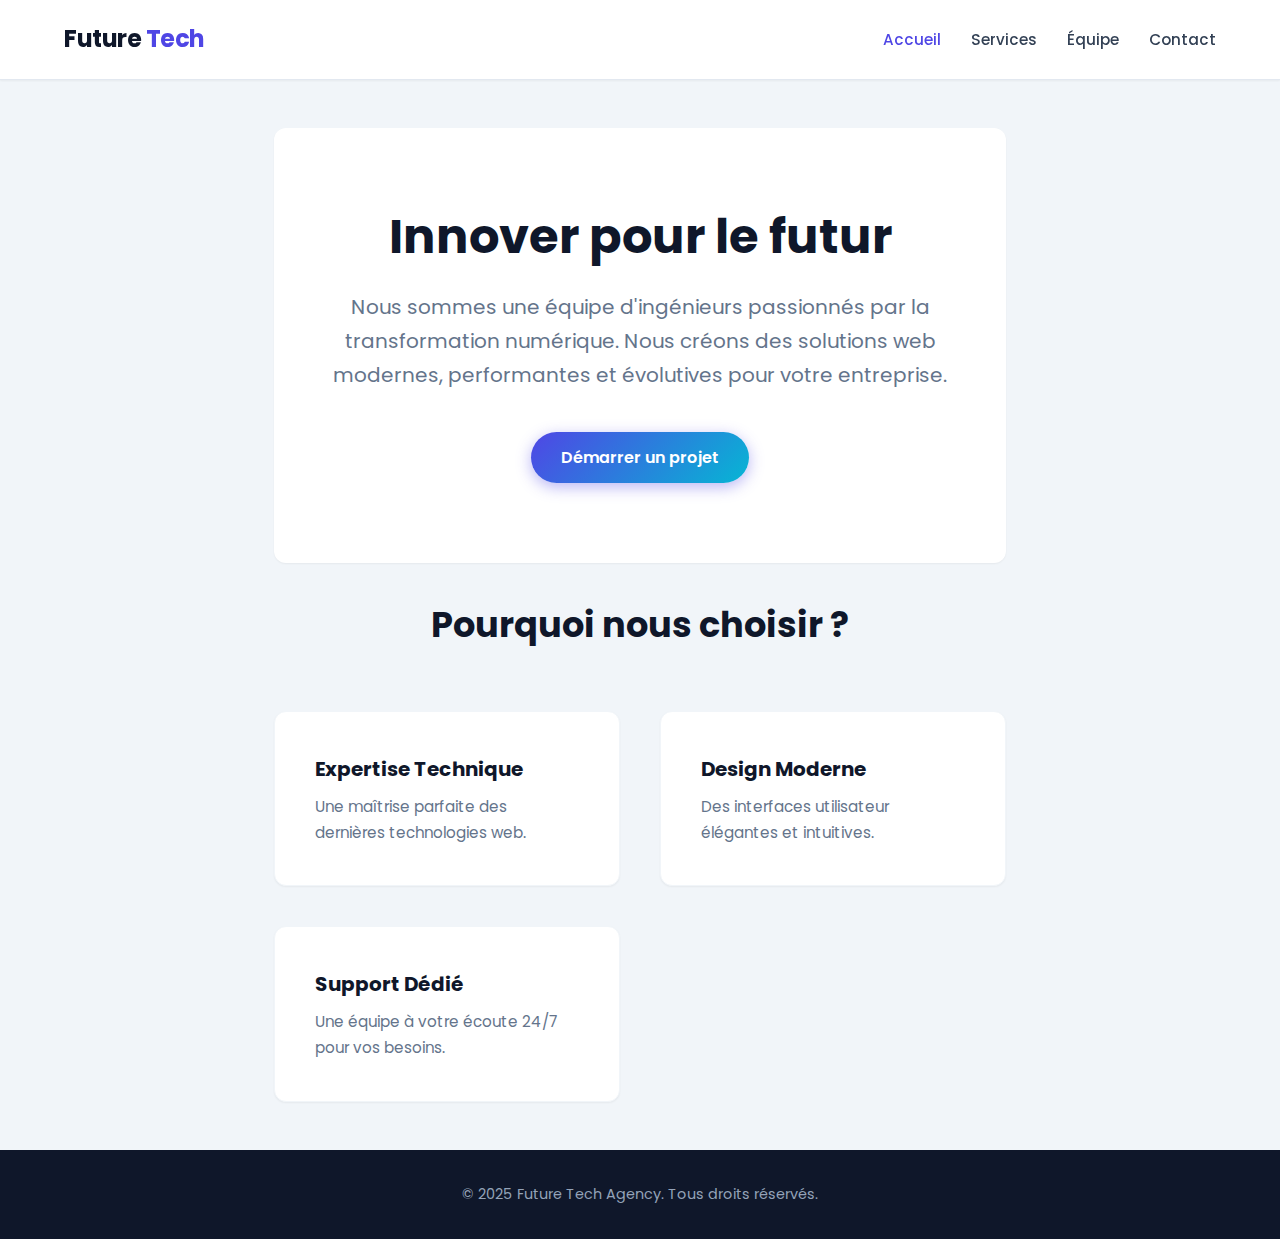
<file: index.html>
<!DOCTYPE html>
<html lang="fr">
<head>
    <meta charset="UTF-8">
    <meta name="viewport" content="width=device-width, initial-scale=1.0">
    <title>Future Tech | Accueil</title>
    <link rel="stylesheet" href="style.css">
</head>
<body>

    <header>
        <h1>Future <span>Tech</span></h1>
        <nav>
            <ul>
                <li><a href="index.html" class="active">Accueil</a></li>
                <li><a href="service.html">Services</a></li>
                <li><a href="about.html">Équipe</a></li>
                <li><a href="conecte.html">Contact</a></li>
            </ul>
        </nav>
    </header>

    <main class="container">
        <section class="hero">
            <h2>Innover pour le futur</h2>
            <p>
                Nous sommes une équipe d'ingénieurs passionnés par la transformation numérique.
                Nous créons des solutions web modernes, performantes et évolutives pour votre entreprise.
            </p>
            <a href="contact.html" class="btn">Démarrer un projet</a>
        </section>

        <div class="section-header">
            <h2>Pourquoi nous choisir ?</h2>
        </div>
        <div class="card-grid">
            <div class="card">
                <h3>Expertise Technique</h3>
                <p>Une maîtrise parfaite des dernières technologies web.</p>
            </div>
            <div class="card">
                <h3>Design Moderne</h3>
                <p>Des interfaces utilisateur élégantes et intuitives.</p>
            </div>
            <div class="card">
                <h3>Support Dédié</h3>
                <p>Une équipe à votre écoute 24/7 pour vos besoins.</p>
            </div>
        </div>
    </main>

    <footer>
        <p>&copy; 2025 Future Tech Agency. Tous droits réservés.</p>
    </footer>

</body>
</html>
</file>
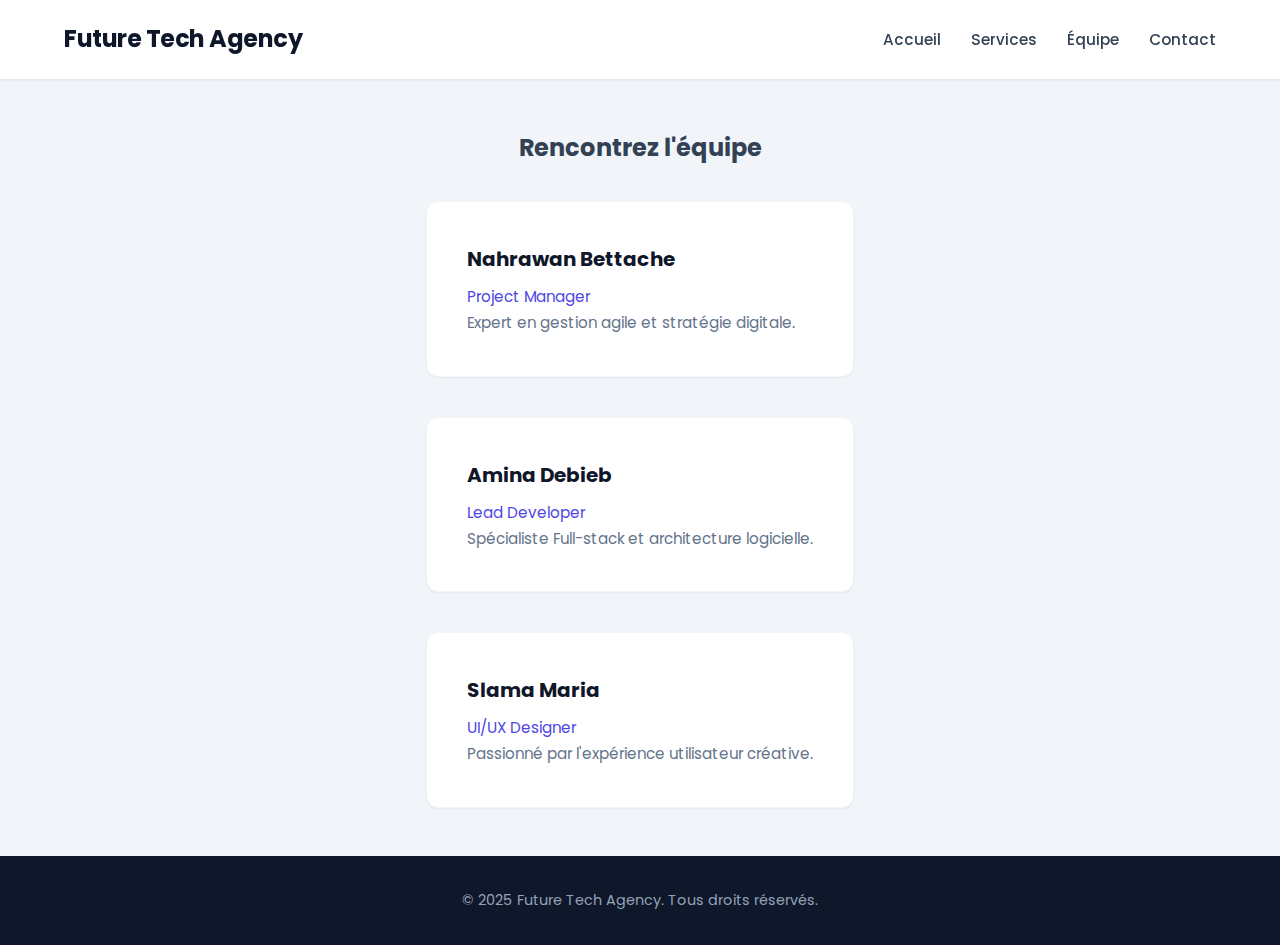
<file: about.html>
<!DOCTYPE html>
<html lang="fr">
<head>
    <meta charset="UTF-8">
    <title>Notre Équipe</title>
    <link rel="stylesheet" href="style.css">
</head>
<body>

    <header>
        <h1>Future Tech Agency</h1>
        <nav>
            <ul>
                <li><a href="index.html">Accueil</a></li>
                <li><a href="services.html">Services</a></li>
                <li><a href="about.html">Équipe</a></li>
                <li><a href="contact.html">Contact</a></li>
            </ul>
        </nav>
    </header>

    <main class="container">
        <h2 style="text-align: center; margin-bottom: 2rem;">Rencontrez l'équipe</h2>
        
        <div class="card-grid">
            <div class="card">
                <h3>Nahrawan Bettache</h3>
                <p style="color: var(--primary-color);">Project Manager</p>
                <p>Expert en gestion agile et stratégie digitale.</p>
            </div>

            <div class="card">
                <h3>Amina Debieb</h3>
                <p style="color: var(--primary-color);">Lead Developer</p>
                <p>Spécialiste Full-stack et architecture logicielle.</p>
            </div>

            <div class="card">
                <h3>Slama Maria</h3>
                <p style="color: var(--primary-color);">UI/UX Designer</p>
                <p>Passionné par l'expérience utilisateur créative.</p>
            </div>
        </div>
    </main>

    <footer>
        <p>&copy; 2025 Future Tech Agency. Tous droits réservés.</p>
    </footer>

</body>
</html>
</file>
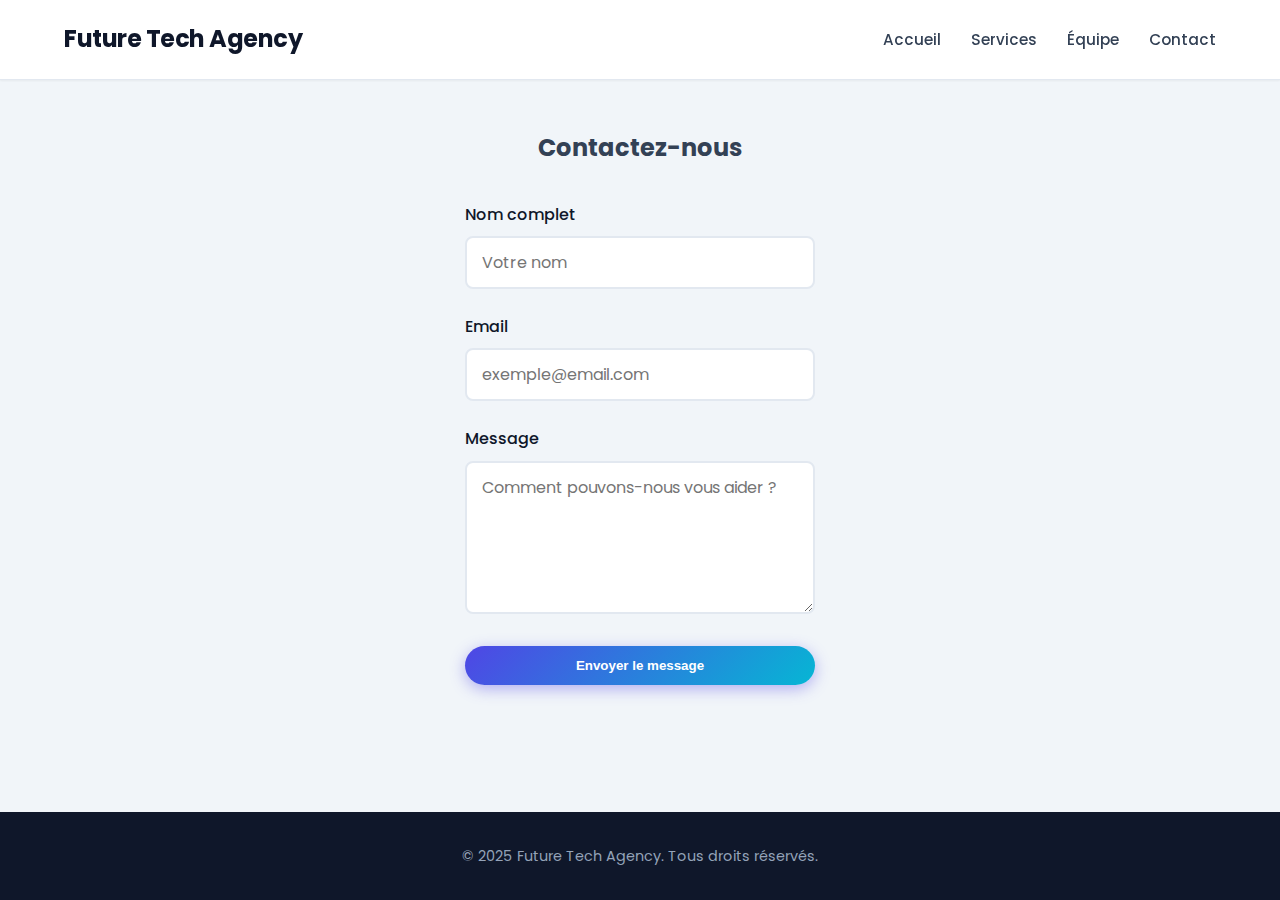
<file: conecte.html>
<!DOCTYPE html>
<html>
<head>
    <title>Contactez-nous</title>
    <link rel="stylesheet" href="style.css">
</head>
<body>

    <header>
        <h1>Future Tech Agency</h1>
        <nav>
            <ul>
                <li><a href="index.html">Accueil</a></li>
                <li><a href="services.html">Services</a></li>
                <li><a href="about.html">Équipe</a></li>
                <li><a href="contact.html">Contact</a></li>
            </ul>
        </nav>
    </header>

    <main class="container">
        <h2 style="text-align: center; margin-bottom: 2rem;">Contactez-nous</h2>
        
        <form action="#" method="POST">
            <div class="form-group">
                <label for="name">Nom complet</label>
                <input type="text" id="name" name="name" required placeholder="Votre nom">
            </div>

            <div class="form-group">
                <label for="email">Email</label>
                <input type="email" id="email" name="email" required placeholder="exemple@email.com">
            </div>

            <div class="form-group">
                <label for="message">Message</label>
                <textarea id="message" name="message" rows="5" required placeholder="Comment pouvons-nous vous aider ?"></textarea>
            </div>

            <button type="submit" class="btn" style="width: 100%;">Envoyer le message</button>
        </form>
    </main>

    <footer>
        <p>&copy; 2025 Future Tech Agency. Tous droits réservés.</p>
    </footer>

</body>
</html>
</file>
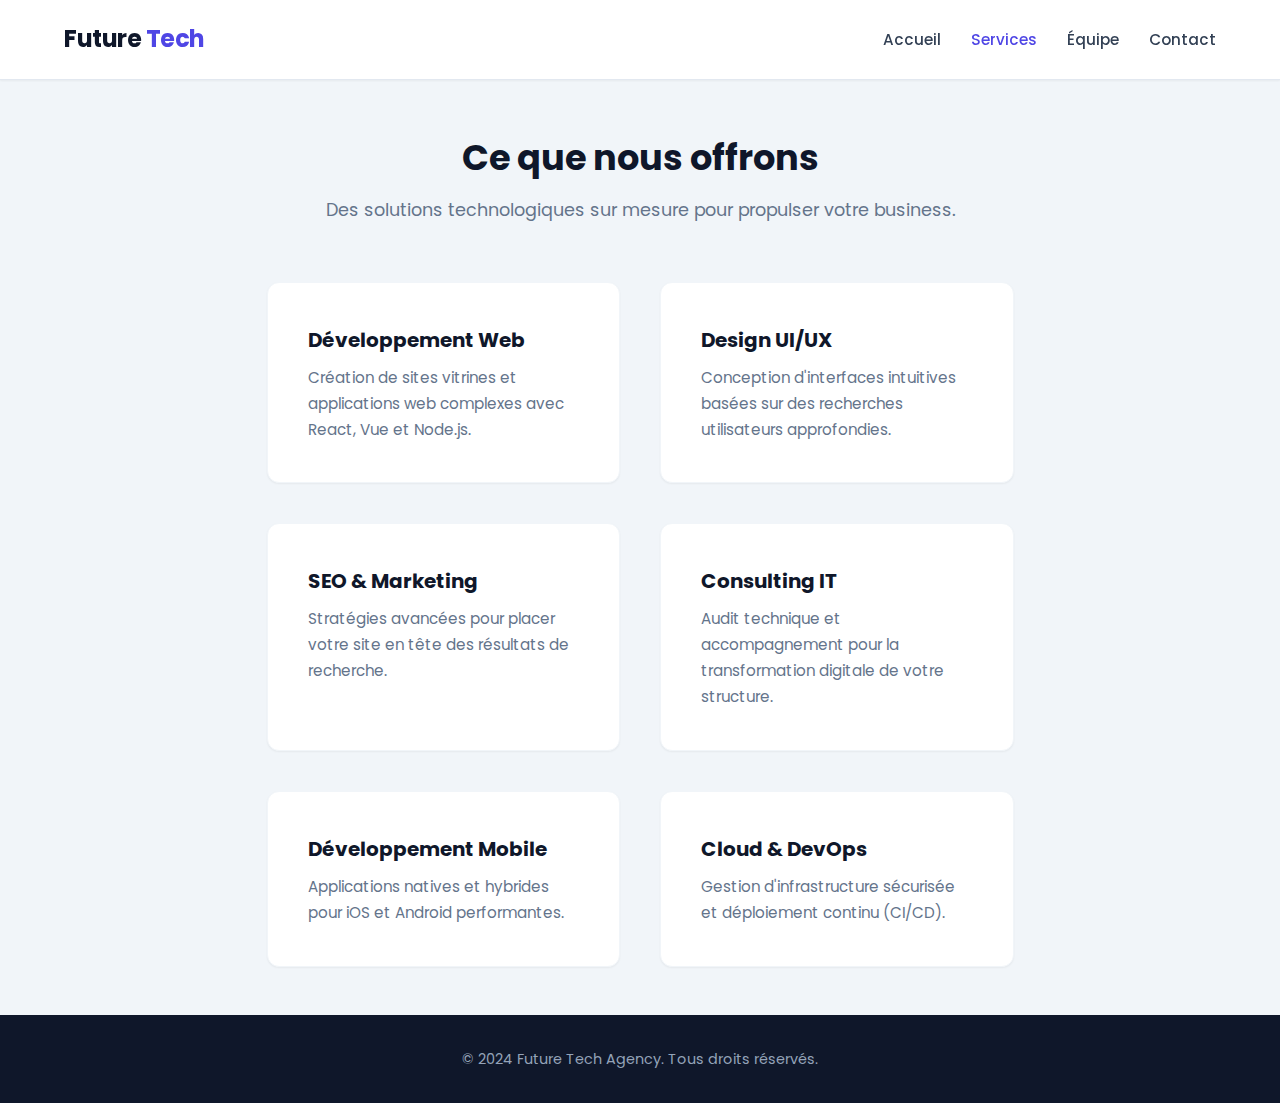
<file: service.html>
<!DOCTYPE html>
<html lang="fr">
<head>
    <meta charset="UTF-8">
    <meta name="viewport" content="width=device-width, initial-scale=1.0">
    <title>Nos Services | Future Tech</title>
    <link rel="stylesheet" href="style.css">
</head>
<body>
    <header>
        <h1>Future <span>Tech</span></h1>
        <nav>
            <ul>
                <li><a href="index.html">Accueil</a></li>
                <li><a href="service.html" class="active">Services</a></li>
                <li><a href="about.html">Équipe</a></li>
                <li><a href="conecte.html">Contact</a></li>
            </ul>
        </nav>
    </header>

    <main class="container">
        <div class="section-header">
            <h2>Ce que nous offrons</h2>
            <p>Des solutions technologiques sur mesure pour propulser votre business.</p>
        </div>

        <div class="card-grid">
            <div class="card">
                <h3>Développement Web</h3>
                <p>Création de sites vitrines et applications web complexes avec React, Vue et Node.js.</p>
            </div>
            <div class="card">
                <h3>Design UI/UX</h3>
                <p>Conception d'interfaces intuitives basées sur des recherches utilisateurs approfondies.</p>
            </div>
            <div class="card">
                <h3>SEO & Marketing</h3>
                <p>Stratégies avancées pour placer votre site en tête des résultats de recherche.</p>
            </div>
            <div class="card">
                <h3>Consulting IT</h3>
                <p>Audit technique et accompagnement pour la transformation digitale de votre structure.</p>
            </div>
             <div class="card">
                <h3>Développement Mobile</h3>
                <p>Applications natives et hybrides pour iOS et Android performantes.</p>
            </div>
             <div class="card">
                <h3>Cloud & DevOps</h3>
                <p>Gestion d'infrastructure sécurisée et déploiement continu (CI/CD).</p>
            </div>
        </div>
    </main>

    <footer>
        <p>&copy; 2024 Future Tech Agency. Tous droits réservés.</p>
    </footer>
</body>
</html>
</file>
<file: style.css>
@import url('https://fonts.googleapis.com/css2?family=Poppins:wght@300;400;500;600;700&display=swap');

:root {
   
    --primary-color: #4f46e5;       
    --primary-dark: #4338ca;        
    --secondary-color: #0f172a;     
    --accent-color: #06b6d4;        
    --text-main: #334155;           
    --text-light: #64748b;          
    --bg-body: #f1f5f9;             
    --white: #ffffff;
    --shadow-sm: 0 1px 2px 0 rgb(0 0 0 / 0.05);
    --shadow-md: 0 4px 6px -1px rgb(0 0 0 / 0.1), 0 2px 4px -1px rgb(0 0 0 / 0.06);
    --shadow-lg: 0 10px 15px -3px rgb(0 0 0 / 0.1), 0 4px 6px -2px rgb(0 0 0 / 0.05);
    --radius: 12px;
}

* {
    box-sizing: border-box;
    margin: 0;
    padding: 0;
}

body {
    font-family: 'Poppins', sans-serif;
    background-color: var(--bg-body);
    color: var(--text-main);
    line-height: 1.7;
    display: flex;
    flex-direction: column;
    min-height: 100vh;
}


header {
    background-color: rgba(255, 255, 255, 0.95);
    backdrop-filter: blur(10px); 
    padding: 1.2rem 5%;
    display: flex;
    justify-content: space-between;
    align-items: center;
    position: sticky;
    top: 0;
    z-index: 1000;
    box-shadow: var(--shadow-sm);
    border-bottom: 1px solid #e2e8f0;
}

header h1 {
    color: var(--secondary-color);
    font-size: 1.5rem;
    font-weight: 700;
    letter-spacing: -0.5px;
}

header h1 span {
    color: var(--primary-color);
}

nav ul {
    list-style: none;
    display: flex;
    gap: 30px;
}

nav a {
    color: var(--text-main);
    text-decoration: none;
    font-weight: 500;
    font-size: 0.95rem;
    position: relative;
    transition: color 0.3s ease;
}

nav a:hover, nav a.active {
    color: var(--primary-color);
}

nav a::after {
    content: '';
    position: absolute;
    width: 0;
    height: 2px;
    bottom: -4px;
    left: 0;
    background-color: var(--primary-color);
    transition: width 0.3s ease;
}

nav a:hover::after {
    width: 100%;
}


.container {
    max-width: 1200px;
    margin: 0 auto;
    padding: 3rem 1.5rem;
    flex: 1; 
}

.section-header {
    text-align: center;
    margin-bottom: 3.5rem;
}

.section-header h2 {
    font-size: 2.2rem;
    color: var(--secondary-color);
    margin-bottom: 0.5rem;
}

.section-header p {
    color: var(--text-light);
    font-size: 1.1rem;
}


.btn {
    display: inline-block;
    background: linear-gradient(135deg, var(--primary-color), var(--accent-color));
    color: var(--white);
    padding: 12px 30px;
    border-radius: 50px;
    text-decoration: none;
    font-weight: 600;
    box-shadow: 0 4px 15px rgba(79, 70, 229, 0.4);
    transition: transform 0.2s, box-shadow 0.2s;
    border: none;
    cursor: pointer;
}

.btn:hover {
    transform: translateY(-2px);
    box-shadow: 0 6px 20px rgba(79, 70, 229, 0.6);
}


.hero {
    text-align: center;
    padding: 5rem 1rem;
    background: var(--white);
    border-radius: var(--radius);
    box-shadow: var(--shadow-sm);
    margin-bottom: 2rem;
}

.hero h2 {
    font-size: 3rem;
    line-height: 1.2;
    margin-bottom: 1.5rem;
    color: var(--secondary-color);
}

.hero p {
    font-size: 1.25rem;
    color: var(--text-light);
    max-width: 700px;
    margin: 0 auto 2.5rem;
}


.card-grid {
    display: grid;
    grid-template-columns: repeat(auto-fit, minmax(280px, 1fr));
    gap: 2.5rem;
}

.card {
    background: var(--white);
    padding: 2.5rem;
    border-radius: var(--radius);
    box-shadow: var(--shadow-sm);
    transition: all 0.3s ease;
    border: 1px solid #f1f5f9;
    position: relative;
    overflow: hidden;
}

.card:hover {
    transform: translateY(-5px);
    box-shadow: var(--shadow-lg);
    border-color: var(--primary-color);
}

.card h3 {
    margin-bottom: 0.5rem;
    color: var(--secondary-color);
    font-size: 1.25rem;
}

.card .role {
    color: var(--primary-color);
    font-weight: 600;
    font-size: 0.9rem;
    text-transform: uppercase;
    letter-spacing: 1px;
    margin-bottom: 1rem;
    display: block;
}

.card p {
    color: var(--text-light);
    font-size: 0.95rem;
}


.form-wrapper {
    background: var(--white);
    padding: 3rem;
    border-radius: var(--radius);
    box-shadow: var(--shadow-md);
    max-width: 700px;
    margin: 0 auto;
}

.form-group {
    margin-bottom: 1.5rem;
}

.form-group label {
    display: block;
    margin-bottom: 0.5rem;
    font-weight: 500;
    color: var(--secondary-color);
}

.form-group input, 
.form-group textarea {
    width: 100%;
    padding: 12px 15px;
    border: 2px solid #e2e8f0;
    border-radius: 8px;
    font-family: inherit;
    font-size: 1rem;
    transition: border-color 0.3s;
}

.form-group input:focus, 
.form-group textarea:focus {
    outline: none;
    border-color: var(--primary-color);
}


footer {
    background-color: var(--secondary-color);
    color: #94a3b8;
    text-align: center;
    padding: 2rem;
    margin-top: auto;
}

footer p {
    font-size: 0.9rem;
}
</file>
